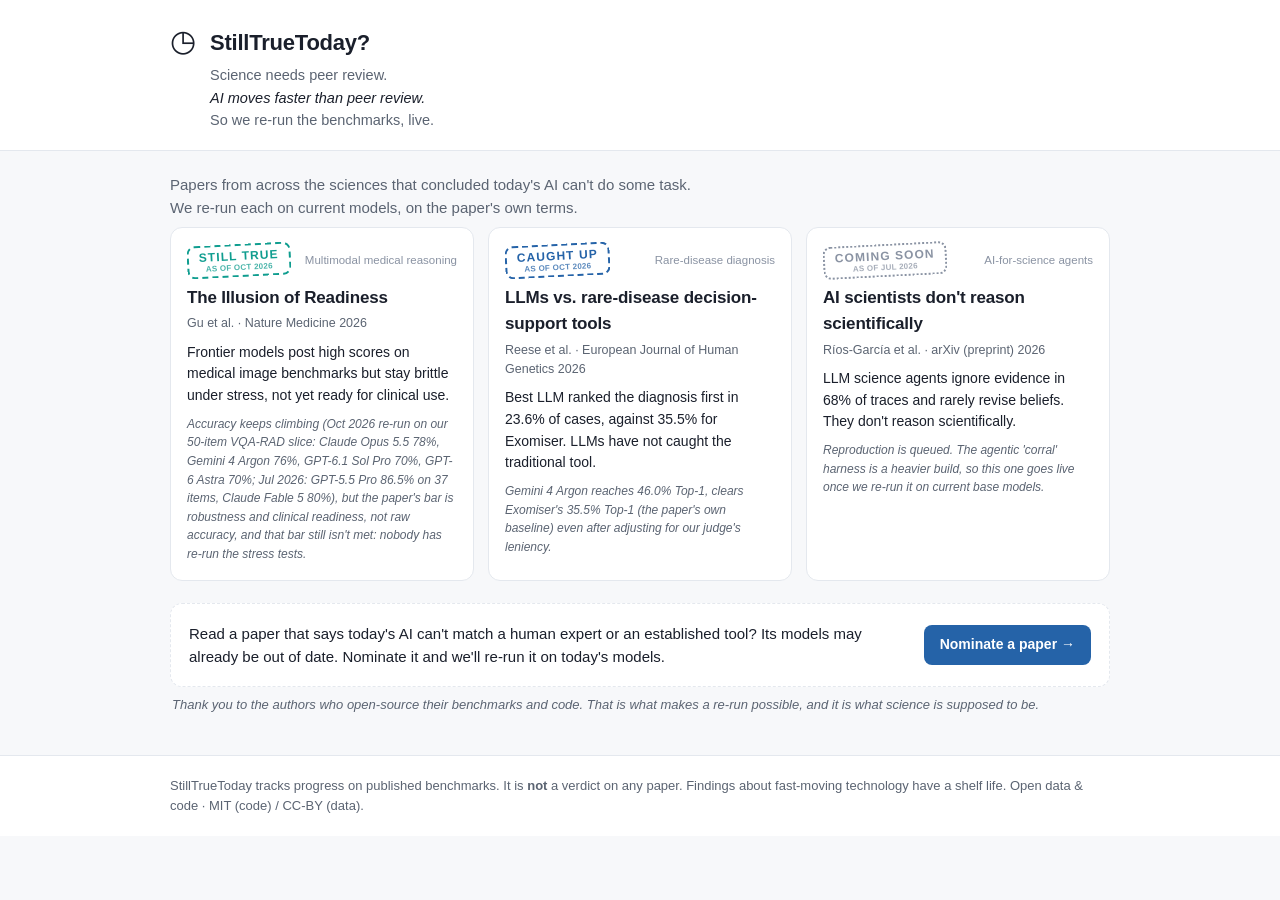
<file: index.html>
<!doctype html>
<html lang="en">
<head>
  <meta charset="utf-8" />
  <meta name="viewport" content="width=device-width, initial-scale=1" />
  <title>StillTrueToday, re-running AI-for-science benchmarks as models improve</title>
  <meta name="description" content="Papers across the sciences say today's AI can't do X. Models keep improving. StillTrueToday re-runs those benchmarks on current models, on the papers' own terms." />
  <link rel="stylesheet" href="assets/style.css?v=9" />
</head>
<body>
  <header class="site">
    <div class="wrap">
      <div class="brand">
        <a class="logo" href="index.html" aria-label="StillTrueToday home">◷</a>
        <div>
          <h1><a href="index.html">StillTrueToday?</a></h1>
          <p class="tag"><span class="s">Science needs peer review.</span> <span class="s"><em>AI moves faster than peer review.</em></span> <span class="s">So we re-run the benchmarks, live.</span></p>
        </div>
      </div>
    </div>
  </header>

  <main id="app" class="wrap">
    <p class="loading">Loading…</p>
  </main>

  <footer class="site">
    <div class="wrap">
      <p>StillTrueToday tracks progress on published benchmarks. It is <strong>not</strong> a verdict
        on any paper. Findings about fast-moving technology have a shelf life.
        Open data &amp; code · MIT (code) / CC-BY (data).</p>
    </div>
  </footer>

  <script src="assets/app.js?v=9"></script>
</body>
</html>
</file>
<file: assets/style.css>
:root {
  --bg: #f7f8fa;
  --panel: #ffffff;
  --ink: #1a1f2b;
  --muted: #5b6472;
  --faint: #8a93a3;
  --line: #e4e8ee;
  --accent: #2563a8;
  --accent-soft: #dbeafe;
  --paper: #94a3b8;      /* paper-era / baseline bars */
  --current: #0f9d8f;    /* current-model bars */
  --warn: #b45309;
  --warn-soft: #fef3c7;
  --radius: 12px;
  --maxw: 980px;
}
@media (prefers-color-scheme: dark) {
  :root {
    --bg: #0e1117; --panel: #161b22; --ink: #e6edf3; --muted: #9aa4b2;
    --faint: #6b7482; --line: #262d38; --accent: #58a6ff; --accent-soft: #16324f;
    --paper: #64748b; --current: #2dd4bf; --warn: #f0b429; --warn-soft: #3a2f12;
  }
}
* { box-sizing: border-box; }
html { -webkit-text-size-adjust: 100%; }
body {
  margin: 0; background: var(--bg); color: var(--ink);
  font: 16px/1.55 -apple-system, BlinkMacSystemFont, "Segoe UI", Roboto, Helvetica, Arial, sans-serif;
}
.wrap { max-width: var(--maxw); margin: 0 auto; padding: 0 20px; }
a { color: var(--accent); text-decoration: none; }
a:hover { text-decoration: underline; }

header.site { padding: 26px 0 18px; border-bottom: 1px solid var(--line); background: var(--panel); }
.brand { display: flex; gap: 14px; align-items: flex-start; }
.logo { font-size: 30px; line-height: 1; color: var(--accent); }
h1 { margin: 0; font-size: 22px; letter-spacing: -0.01em; }
.tag { margin: 4px 0 0; color: var(--muted); max-width: 70ch; font-size: 14.5px; text-wrap: balance; }
.tag em { color: var(--ink); font-style: italic; }
.tag .s { display: block; }

footer.site { margin-top: 40px; padding: 20px 0; border-top: 1px solid var(--line); background: var(--panel); }
footer.site p { color: var(--muted); font-size: 13px; margin: 0; }

.loading { color: var(--muted); padding: 40px 0; }

/* paper card */
.paper { margin: 26px 0; }
.paper h2 { font-size: 20px; margin: 0 0 2px; letter-spacing: -0.01em; }
.paper .meta { color: var(--muted); font-size: 13.5px; margin: 0 0 14px; }
.paper .meta a { margin-right: 10px; white-space: nowrap; }

.callout { border: 1px solid var(--line); border-radius: var(--radius); padding: 13px 15px; margin: 12px 0; background: var(--panel); }
.callout .k { font-weight: 650; font-size: 12px; text-transform: uppercase; letter-spacing: 0.05em; color: var(--faint); display: block; margin-bottom: 3px; }
.callout p { margin: 0; font-size: 14px; }
.callout.claim { border-left: 3px solid var(--paper); }
.callout.framing { border-left: 3px solid var(--current); }
.callout.caveat { border-left: 3px solid var(--warn); background: var(--warn-soft); }
.callout.drift { border-left: 3px solid var(--accent); }

.summary { display: flex; flex-wrap: wrap; gap: 10px; margin: 16px 0; }
.stat { flex: 1 1 220px; border: 1px solid var(--line); border-radius: var(--radius); padding: 12px 14px; background: var(--panel); }
.stat .label { font-size: 12px; color: var(--faint); }
.stat .then-now { font-size: 15px; margin-top: 3px; }
.stat .then-now b { font-variant-numeric: tabular-nums; }
.stat .delta { color: var(--current); font-weight: 650; }
.stat .bar-note { color: var(--faint); font-weight: 500; }

/* protocol charts */
.protocol { border: 1px solid var(--line); border-radius: var(--radius); padding: 16px 16px 8px; margin: 16px 0; background: var(--panel); }
.protocol h3 { margin: 0 0 2px; font-size: 16px; }
.protocol .sub { color: var(--muted); font-size: 12.5px; margin: 0 0 6px; }
.protocol .prov { color: var(--faint); font-size: 11.5px; margin: 6px 0 0; }
.by { display: inline-block; font-size: 11.5px; color: var(--faint); background: var(--bg); border: 1px solid var(--line); border-radius: 999px; padding: 1px 9px; margin-bottom: 8px; }

svg { display: block; width: 100%; height: auto; overflow: visible; }
.chartscroll { overflow-x: auto; }
.axis text { fill: var(--muted); font-size: 11px; }
.axis line, .axis path { stroke: var(--line); }
.bar-label { fill: var(--ink); font-size: 11px; font-variant-numeric: tabular-nums; }
.model-label { fill: var(--muted); font-size: 11px; }
.date-label { fill: var(--faint); font-size: 9.5px; }
.refline { stroke: var(--warn); stroke-dasharray: 4 3; }
.refline-label { fill: var(--warn); font-size: 10px; }

.legend { display: flex; gap: 16px; flex-wrap: wrap; margin: 4px 0 10px; font-size: 12px; color: var(--muted); }
.legend span { display: inline-flex; align-items: center; gap: 6px; }
.swatch { width: 12px; height: 12px; border-radius: 3px; display: inline-block; }

/* heatmap */
.heat { border-collapse: collapse; font-size: 12px; width: 100%; }
.heat th { font-weight: 600; color: var(--muted); text-align: center; padding: 5px 6px; font-size: 11.5px; }
.heat th.row { text-align: left; }
.heat td { text-align: center; padding: 7px 6px; color: #10151d; font-variant-numeric: tabular-nums; border: 1px solid var(--panel); }
.heat td.rowh { text-align: left; color: var(--muted); background: var(--panel); font-size: 11.5px; }

/* index / curated list */
.collection { color: var(--muted); font-size: 15px; margin: 22px 0 6px; max-width: 84ch; }
.collection .cl-s { display: block; }
.paper-list { display: grid; gap: 14px; grid-template-columns: repeat(auto-fill, minmax(300px, 1fr)); margin: 8px 0 4px; }
.paper-card { display: block; border: 1px solid var(--line); border-radius: var(--radius); padding: 16px; background: var(--panel); color: inherit; transition: border-color .15s, transform .15s; }
.paper-card:hover { text-decoration: none; border-color: var(--accent); transform: translateY(-2px); }
.card-top { display: flex; justify-content: space-between; align-items: center; gap: 8px; margin-bottom: 8px; }
.paper-card h2 { font-size: 17px; margin: 0 0 3px; letter-spacing: -0.01em; }
.card-meta { color: var(--muted); font-size: 12.5px; margin: 0 0 8px; }
.card-claim { font-size: 14px; margin: 0; color: var(--ink); }
.topic { font-size: 11.5px; color: var(--faint); text-align: right; }
.badge { font-size: 10.5px; font-weight: 700; text-transform: uppercase; letter-spacing: 0.05em; padding: 2px 8px; border-radius: 999px; }
.badge.live { background: #0f9d8f22; color: var(--current); border: 1px solid #0f9d8f55; }
.badge.seeded { background: var(--accent-soft); color: var(--accent); border: 1px solid var(--accent); }
.badge.curated { background: var(--warn-soft); color: var(--warn); border: 1px solid var(--warn); }
/* "Still true?" seal — a dated stamp on the paper's claim, on the paper's own bar */
.seal { display: inline-flex; flex-direction: column; align-items: center; line-height: 1.05;
  border: 2px dashed currentColor; border-radius: 8px; padding: 4px 10px 3px;
  transform: rotate(-3deg); font-weight: 800; text-transform: uppercase; }
.seal-verdict { font-size: 12px; letter-spacing: 0.09em; }
.seal-date { font-size: 8px; letter-spacing: 0.03em; font-weight: 600; opacity: 0.75; margin-top: 1px; }
.seal.still-true { color: var(--current); }
.seal.caught-up { color: var(--accent); }
.seal.closing-in { color: var(--warn); }
.seal.re-testing { color: var(--faint); }
.seal.coming-soon { color: var(--faint); border-style: dotted; }
.card-basis { font-size: 12px; color: var(--muted); margin: 8px 0 0; font-style: italic; }
.seal-banner { display: flex; align-items: center; gap: 14px; margin: 12px 0 4px;
  padding: 10px 14px; border: 1px solid var(--line); border-radius: var(--radius); background: var(--panel); }
.seal-banner .seal { flex: 0 0 auto; }
.seal-basis { margin: 0; font-size: 13.5px; color: var(--muted); }

.submit-cta { margin: 22px 0 4px; padding: 18px; border: 1px dashed var(--line); border-radius: var(--radius);
  background: var(--panel); display: flex; flex-wrap: wrap; align-items: center; gap: 12px; }
.submit-cta p { margin: 0; flex: 1 1 260px; color: var(--ink); font-size: 15px; }
.submit-btn { background: var(--accent); color: #fff; padding: 9px 16px; border-radius: 8px;
  font-weight: 650; font-size: 14px; white-space: nowrap; }
.submit-btn:hover { text-decoration: none; filter: brightness(1.08); }
.cta-hint { font-size: 11px; color: var(--faint); }
.submit-note { margin: 8px 2px 0; font-size: 13px; color: var(--muted); font-style: italic; }

a.back { font-size: 13px; color: var(--muted); }
.brand h1 a, .logo { color: inherit; text-decoration: none; }
.callout.curatednote { border-left: 3px solid var(--warn); background: var(--warn-soft); }

.contributors { margin: 18px 0 4px; }
.contributors h3 { font-size: 14px; margin: 0 0 8px; }
.contributor { border: 1px solid var(--line); border-radius: var(--radius); padding: 10px 13px; margin: 8px 0; background: var(--panel); }
.contributor .name { font-weight: 650; font-size: 14px; }
.contributor .role { color: var(--muted); font-size: 13px; }
</file>
